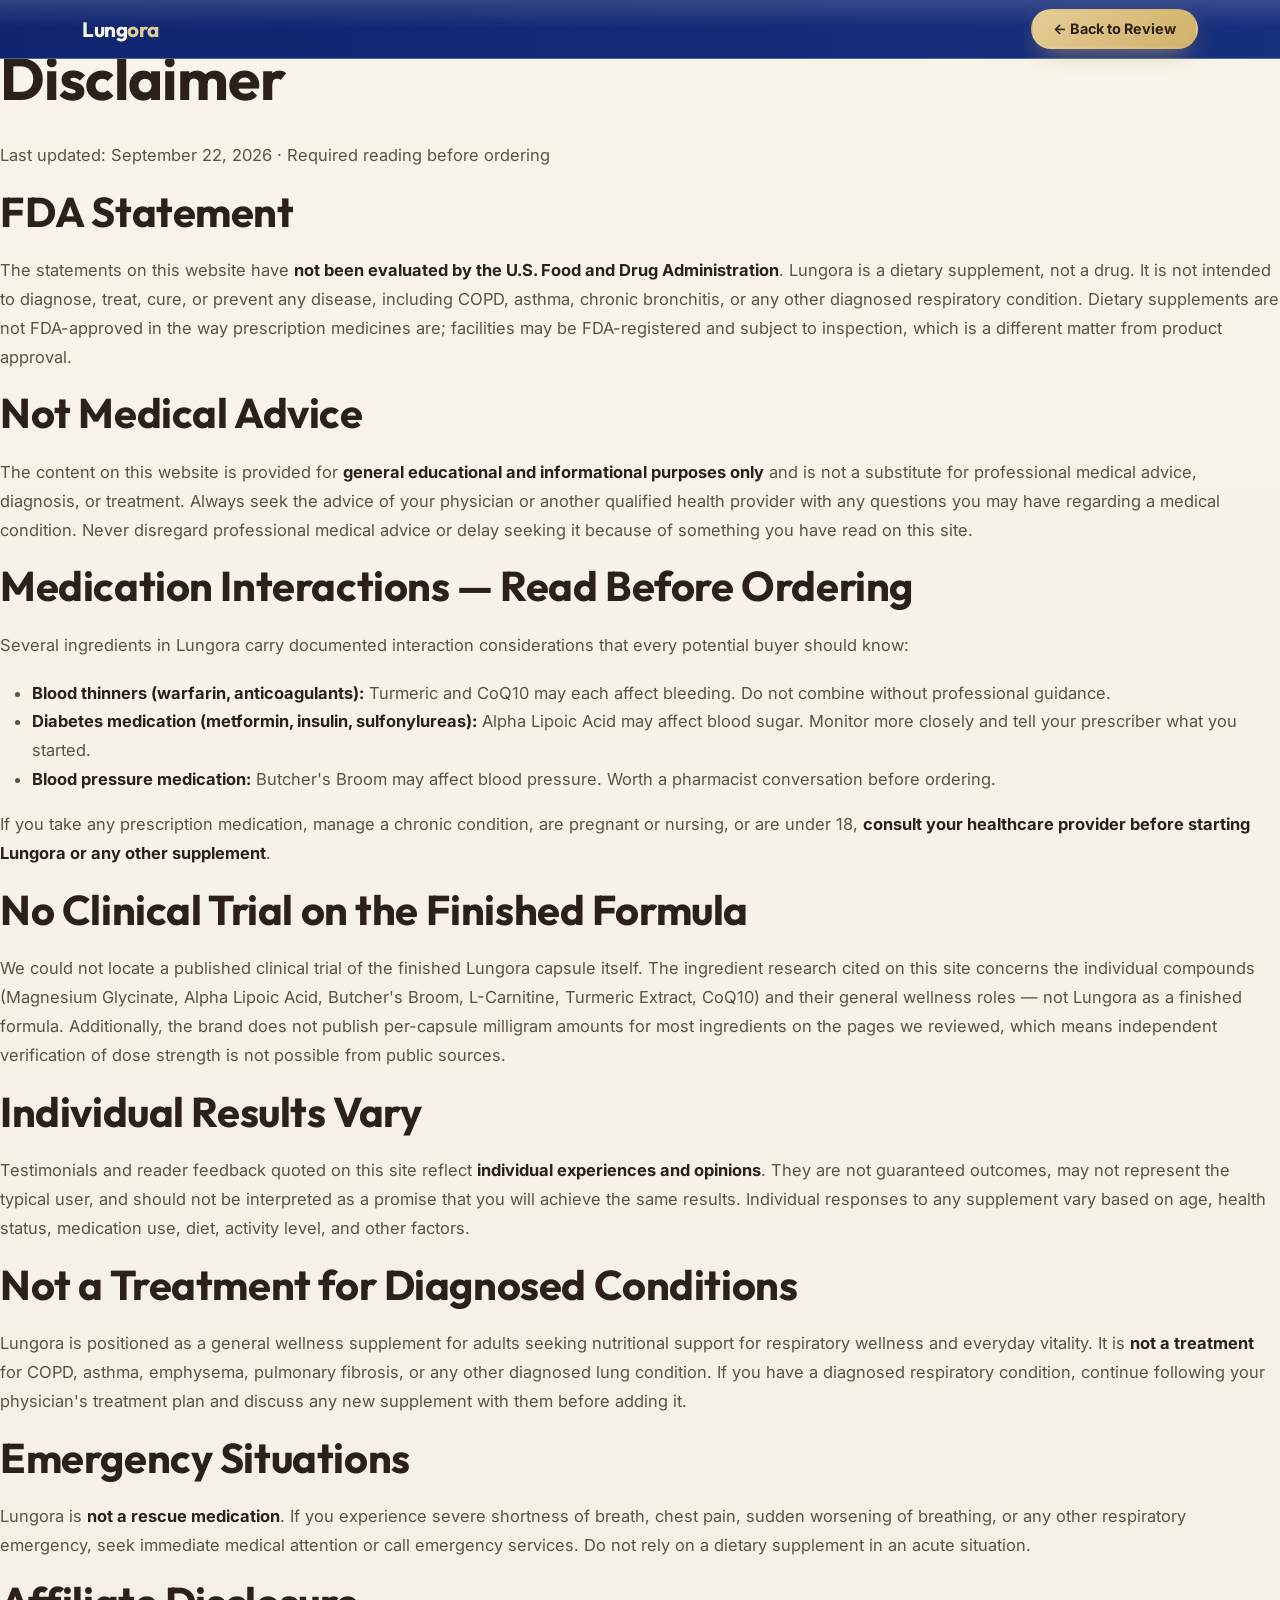
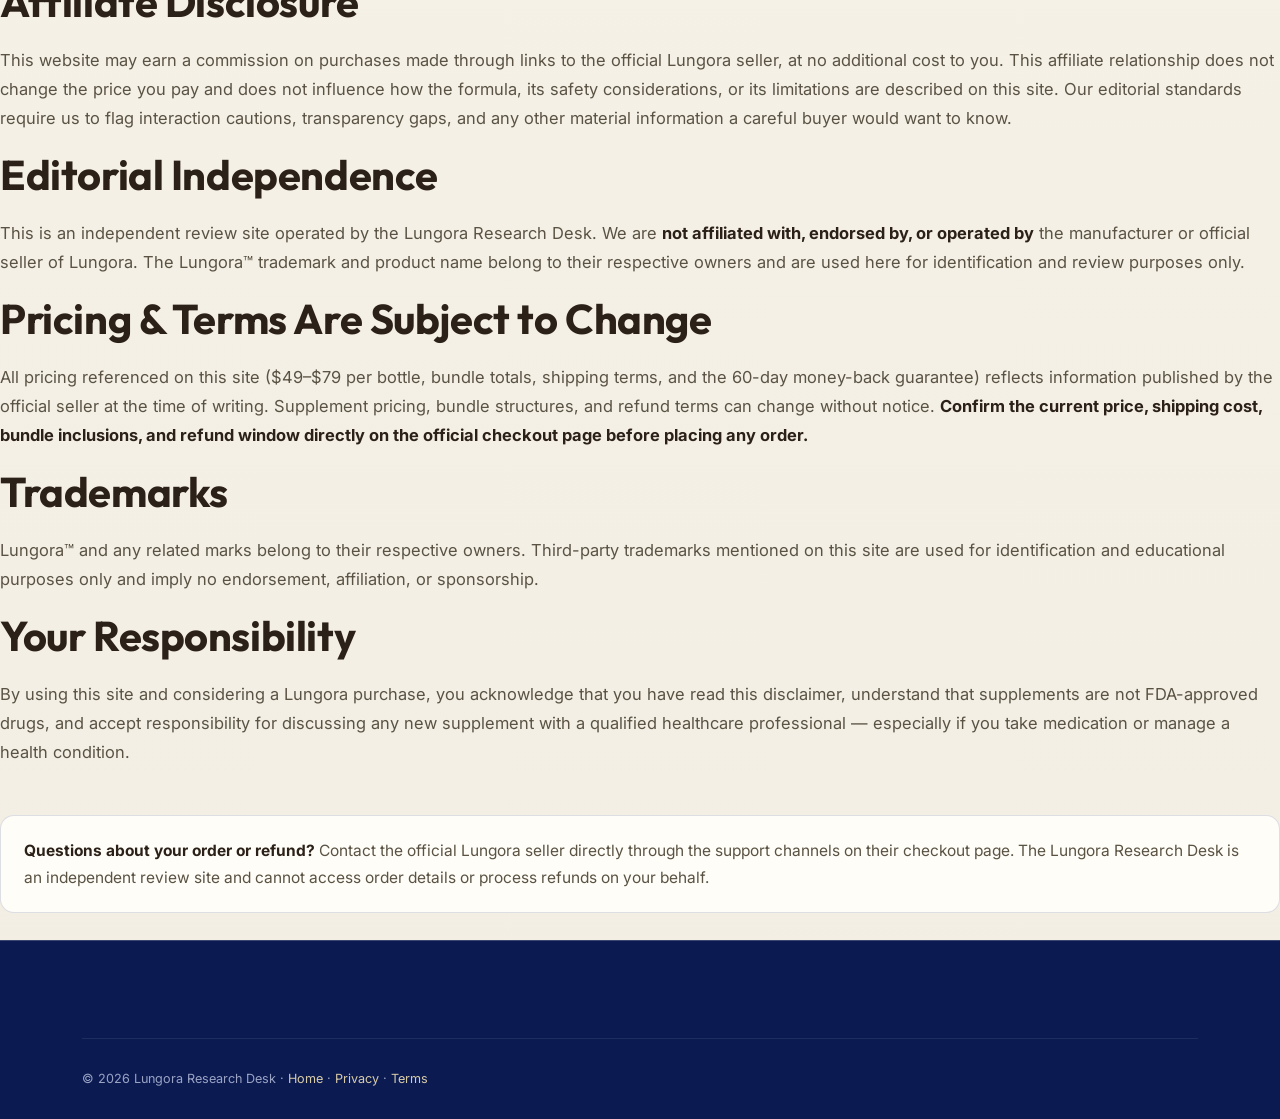
<file: disclaimer.html>
<!DOCTYPE html>
<html lang="en">
<head>
<meta charset="UTF-8">
<meta name="viewport" content="width=device-width, initial-scale=1.0">
<title>Disclaimer | Lungora® — Independent Respiratory Wellness Review</title>
<meta name="description" content="Important disclaimers for the independent Lungora review: FDA status, medical advice, medication interactions, and affiliate disclosure.">
<meta name="robots" content="noindex, follow">
<link rel="canonical" href="https://lungora-review.com/disclaimer.html">
<link rel="preconnect" href="https://fonts.googleapis.com">
<link rel="preconnect" href="https://fonts.gstatic.com" crossorigin>
<link href="https://fonts.googleapis.com/css2?family=Outfit:wght@400;600;700&family=Inter:wght@400;500;600&family=JetBrains+Mono:wght@400;500&display=swap" rel="stylesheet">
<link href="https://cdn.jsdelivr.net/npm/bootstrap@5.3.3/dist/css/bootstrap.min.css" rel="stylesheet">
<link rel="stylesheet" href="style.css">
<script type="application/ld+json">
{"@context":"https://schema.org","@type":"WebPage","name":"Disclaimer","publisher":{"@type":"Organization","name":"Lungora Research Desk"}}
</script>
</head>
<body>
<nav class="navbar navbar-expand-lg lg-nav fixed-top">
  <div class="container">
    <a class="navbar-brand" href="index.html"><div class="lg-brandtype">Lung<em>ora</em></div></a>
    <a href="index.html" class="lg-btn lg-btn--slate lg-btn--sm">← Back to Review</a>
  </div>
</nav>

<main class="lg-page">
  <span class="lg-eyebrow">Legal</span>
  <h1>Disclaimer</h1>
  <p class="lg-meta">Last updated: September 22, 2026 · Required reading before ordering</p>

  <h2>FDA Statement</h2>
  <p>The statements on this website have <strong>not been evaluated by the U.S. Food and Drug Administration</strong>. Lungora is a dietary supplement, not a drug. It is not intended to diagnose, treat, cure, or prevent any disease, including COPD, asthma, chronic bronchitis, or any other diagnosed respiratory condition. Dietary supplements are not FDA-approved in the way prescription medicines are; facilities may be FDA-registered and subject to inspection, which is a different matter from product approval.</p>

  <h2>Not Medical Advice</h2>
  <p>The content on this website is provided for <strong>general educational and informational purposes only</strong> and is not a substitute for professional medical advice, diagnosis, or treatment. Always seek the advice of your physician or another qualified health provider with any questions you may have regarding a medical condition. Never disregard professional medical advice or delay seeking it because of something you have read on this site.</p>

  <h2>Medication Interactions — Read Before Ordering</h2>
  <p>Several ingredients in Lungora carry documented interaction considerations that every potential buyer should know:</p>
  <ul>
    <li><strong>Blood thinners (warfarin, anticoagulants):</strong> Turmeric and CoQ10 may each affect bleeding. Do not combine without professional guidance.</li>
    <li><strong>Diabetes medication (metformin, insulin, sulfonylureas):</strong> Alpha Lipoic Acid may affect blood sugar. Monitor more closely and tell your prescriber what you started.</li>
    <li><strong>Blood pressure medication:</strong> Butcher's Broom may affect blood pressure. Worth a pharmacist conversation before ordering.</li>
  </ul>
  <p>If you take any prescription medication, manage a chronic condition, are pregnant or nursing, or are under 18, <strong>consult your healthcare provider before starting Lungora or any other supplement</strong>.</p>

  <h2>No Clinical Trial on the Finished Formula</h2>
  <p>We could not locate a published clinical trial of the finished Lungora capsule itself. The ingredient research cited on this site concerns the individual compounds (Magnesium Glycinate, Alpha Lipoic Acid, Butcher's Broom, L-Carnitine, Turmeric Extract, CoQ10) and their general wellness roles — not Lungora as a finished formula. Additionally, the brand does not publish per-capsule milligram amounts for most ingredients on the pages we reviewed, which means independent verification of dose strength is not possible from public sources.</p>

  <h2>Individual Results Vary</h2>
  <p>Testimonials and reader feedback quoted on this site reflect <strong>individual experiences and opinions</strong>. They are not guaranteed outcomes, may not represent the typical user, and should not be interpreted as a promise that you will achieve the same results. Individual responses to any supplement vary based on age, health status, medication use, diet, activity level, and other factors.</p>

  <h2>Not a Treatment for Diagnosed Conditions</h2>
  <p>Lungora is positioned as a general wellness supplement for adults seeking nutritional support for respiratory wellness and everyday vitality. It is <strong>not a treatment</strong> for COPD, asthma, emphysema, pulmonary fibrosis, or any other diagnosed lung condition. If you have a diagnosed respiratory condition, continue following your physician's treatment plan and discuss any new supplement with them before adding it.</p>

  <h2>Emergency Situations</h2>
  <p>Lungora is <strong>not a rescue medication</strong>. If you experience severe shortness of breath, chest pain, sudden worsening of breathing, or any other respiratory emergency, seek immediate medical attention or call emergency services. Do not rely on a dietary supplement in an acute situation.</p>

  <h2>Affiliate Disclosure</h2>
  <p>This website may earn a commission on purchases made through links to the official Lungora seller, at no additional cost to you. This affiliate relationship does not change the price you pay and does not influence how the formula, its safety considerations, or its limitations are described on this site. Our editorial standards require us to flag interaction cautions, transparency gaps, and any other material information a careful buyer would want to know.</p>

  <h2>Editorial Independence</h2>
  <p>This is an independent review site operated by the Lungora Research Desk. We are <strong>not affiliated with, endorsed by, or operated by</strong> the manufacturer or official seller of Lungora. The Lungora™ trademark and product name belong to their respective owners and are used here for identification and review purposes only.</p>

  <h2>Pricing & Terms Are Subject to Change</h2>
  <p>All pricing referenced on this site ($49–$79 per bottle, bundle totals, shipping terms, and the 60-day money-back guarantee) reflects information published by the official seller at the time of writing. Supplement pricing, bundle structures, and refund terms can change without notice. <strong>Confirm the current price, shipping cost, bundle inclusions, and refund window directly on the official checkout page before placing any order.</strong></p>

  <h2>Trademarks</h2>
  <p>Lungora™ and any related marks belong to their respective owners. Third-party trademarks mentioned on this site are used for identification and educational purposes only and imply no endorsement, affiliation, or sponsorship.</p>

  <h2>Your Responsibility</h2>
  <p>By using this site and considering a Lungora purchase, you acknowledge that you have read this disclaimer, understand that supplements are not FDA-approved drugs, and accept responsibility for discussing any new supplement with a qualified healthcare professional — especially if you take medication or manage a health condition.</p>

  <div class="lg-note mt-5">
    <p><strong>Questions about your order or refund?</strong> Contact the official Lungora seller directly through the support channels on their checkout page. The Lungora Research Desk is an independent review site and cannot access order details or process refunds on your behalf.</p>
  </div>
</main>

<footer class="lg-foot">
  <div class="container">
    <div class="lg-legal">
      <p>© 2026 Lungora Research Desk · <a href="index.html">Home</a> · <a href="privacy-policy.html">Privacy</a> · <a href="terms-conditions.html">Terms</a></p>
    </div>
  </div>
</footer>
</body>
</html>
</file>
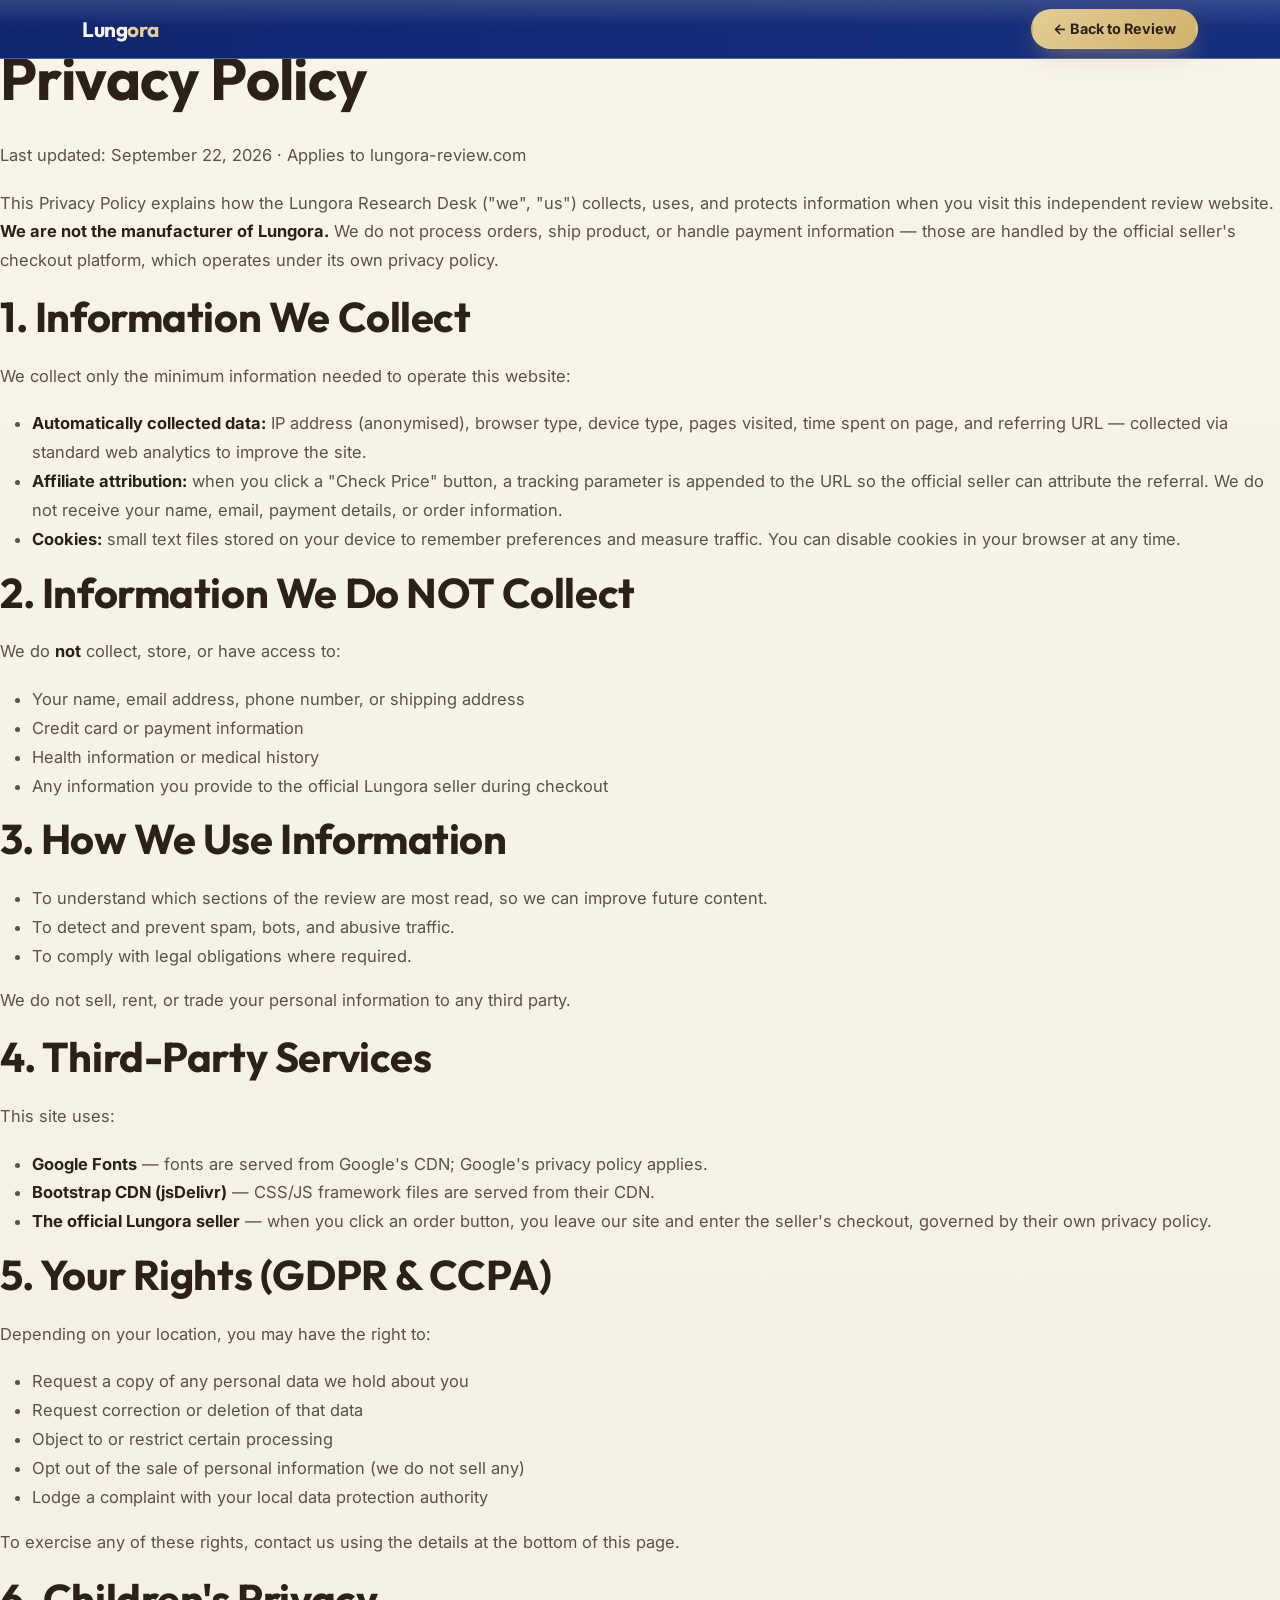
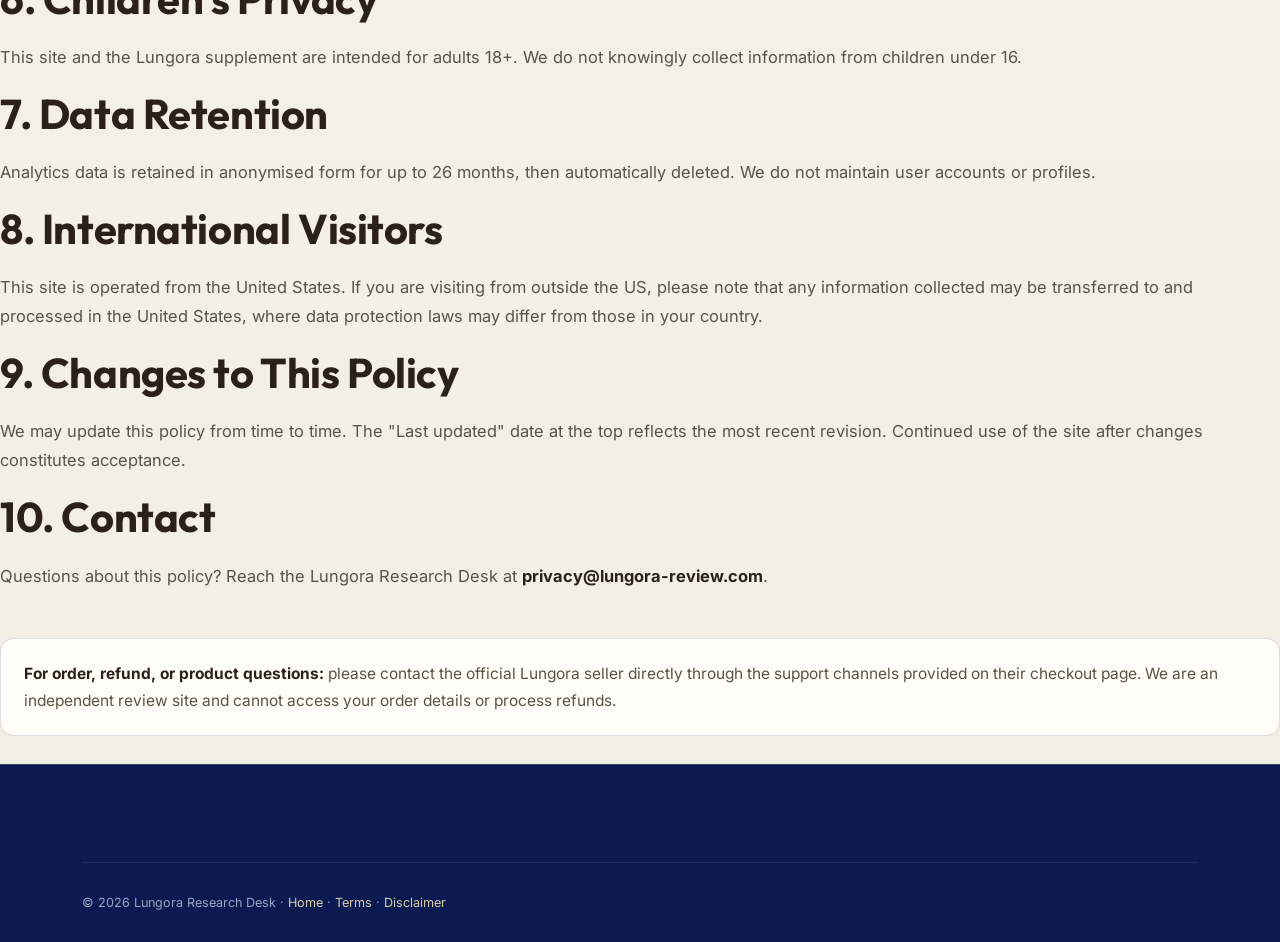
<file: privacy-policy.html>
<!DOCTYPE html>
<html lang="en">
<head>
<meta charset="UTF-8">
<meta name="viewport" content="width=device-width, initial-scale=1.0">
<title>Privacy Policy | Lungora® — Independent Respiratory Wellness Review</title>
<meta name="description" content="Lungora review site privacy policy. How we handle visitor data, cookies, affiliate attribution, and your rights under GDPR and CCPA.">
<meta name="robots" content="noindex, follow">
<link rel="canonical" href="https://lungora-review.com/privacy-policy.html">
<link rel="preconnect" href="https://fonts.googleapis.com">
<link rel="preconnect" href="https://fonts.gstatic.com" crossorigin>
<link href="https://fonts.googleapis.com/css2?family=Outfit:wght@400;600;700&family=Inter:wght@400;500;600&family=JetBrains+Mono:wght@400;500&display=swap" rel="stylesheet">
<link href="https://cdn.jsdelivr.net/npm/bootstrap@5.3.3/dist/css/bootstrap.min.css" rel="stylesheet">
<link rel="stylesheet" href="style.css">
<script type="application/ld+json">
{"@context":"https://schema.org","@type":"WebPage","name":"Privacy Policy","publisher":{"@type":"Organization","name":"Lungora Research Desk"}}
</script>
</head>
<body>
<nav class="navbar navbar-expand-lg lg-nav fixed-top">
  <div class="container">
    <a class="navbar-brand" href="index.html"><div class="lg-brandtype">Lung<em>ora</em></div></a>
    <a href="index.html" class="lg-btn lg-btn--slate lg-btn--sm">← Back to Review</a>
  </div>
</nav>

<main class="lg-page">
  <span class="lg-eyebrow">Legal</span>
  <h1>Privacy Policy</h1>
  <p class="lg-meta">Last updated: September 22, 2026 · Applies to lungora-review.com</p>

  <p>This Privacy Policy explains how the Lungora Research Desk ("we", "us") collects, uses, and protects information when you visit this independent review website. <strong>We are not the manufacturer of Lungora.</strong> We do not process orders, ship product, or handle payment information — those are handled by the official seller's checkout platform, which operates under its own privacy policy.</p>

  <h2>1. Information We Collect</h2>
  <p>We collect only the minimum information needed to operate this website:</p>
  <ul>
    <li><strong>Automatically collected data:</strong> IP address (anonymised), browser type, device type, pages visited, time spent on page, and referring URL — collected via standard web analytics to improve the site.</li>
    <li><strong>Affiliate attribution:</strong> when you click a "Check Price" button, a tracking parameter is appended to the URL so the official seller can attribute the referral. We do not receive your name, email, payment details, or order information.</li>
    <li><strong>Cookies:</strong> small text files stored on your device to remember preferences and measure traffic. You can disable cookies in your browser at any time.</li>
  </ul>

  <h2>2. Information We Do NOT Collect</h2>
  <p>We do <strong>not</strong> collect, store, or have access to:</p>
  <ul>
    <li>Your name, email address, phone number, or shipping address</li>
    <li>Credit card or payment information</li>
    <li>Health information or medical history</li>
    <li>Any information you provide to the official Lungora seller during checkout</li>
  </ul>

  <h2>3. How We Use Information</h2>
  <ul>
    <li>To understand which sections of the review are most read, so we can improve future content.</li>
    <li>To detect and prevent spam, bots, and abusive traffic.</li>
    <li>To comply with legal obligations where required.</li>
  </ul>
  <p>We do not sell, rent, or trade your personal information to any third party.</p>

  <h2>4. Third-Party Services</h2>
  <p>This site uses:</p>
  <ul>
    <li><strong>Google Fonts</strong> — fonts are served from Google's CDN; Google's privacy policy applies.</li>
    <li><strong>Bootstrap CDN (jsDelivr)</strong> — CSS/JS framework files are served from their CDN.</li>
    <li><strong>The official Lungora seller</strong> — when you click an order button, you leave our site and enter the seller's checkout, governed by their own privacy policy.</li>
  </ul>

  <h2>5. Your Rights (GDPR & CCPA)</h2>
  <p>Depending on your location, you may have the right to:</p>
  <ul>
    <li>Request a copy of any personal data we hold about you</li>
    <li>Request correction or deletion of that data</li>
    <li>Object to or restrict certain processing</li>
    <li>Opt out of the sale of personal information (we do not sell any)</li>
    <li>Lodge a complaint with your local data protection authority</li>
  </ul>
  <p>To exercise any of these rights, contact us using the details at the bottom of this page.</p>

  <h2>6. Children's Privacy</h2>
  <p>This site and the Lungora supplement are intended for adults 18+. We do not knowingly collect information from children under 16.</p>

  <h2>7. Data Retention</h2>
  <p>Analytics data is retained in anonymised form for up to 26 months, then automatically deleted. We do not maintain user accounts or profiles.</p>

  <h2>8. International Visitors</h2>
  <p>This site is operated from the United States. If you are visiting from outside the US, please note that any information collected may be transferred to and processed in the United States, where data protection laws may differ from those in your country.</p>

  <h2>9. Changes to This Policy</h2>
  <p>We may update this policy from time to time. The "Last updated" date at the top reflects the most recent revision. Continued use of the site after changes constitutes acceptance.</p>

  <h2>10. Contact</h2>
  <p>Questions about this policy? Reach the Lungora Research Desk at <strong>privacy@lungora-review.com</strong>.</p>

  <div class="lg-note mt-5">
    <p><strong>For order, refund, or product questions:</strong> please contact the official Lungora seller directly through the support channels provided on their checkout page. We are an independent review site and cannot access your order details or process refunds.</p>
  </div>
</main>

<footer class="lg-foot">
  <div class="container">
    <div class="lg-legal">
      <p>© 2026 Lungora Research Desk · <a href="index.html">Home</a> · <a href="terms-conditions.html">Terms</a> · <a href="disclaimer.html">Disclaimer</a></p>
    </div>
  </div>
</footer>
</body>
</html>
</file>
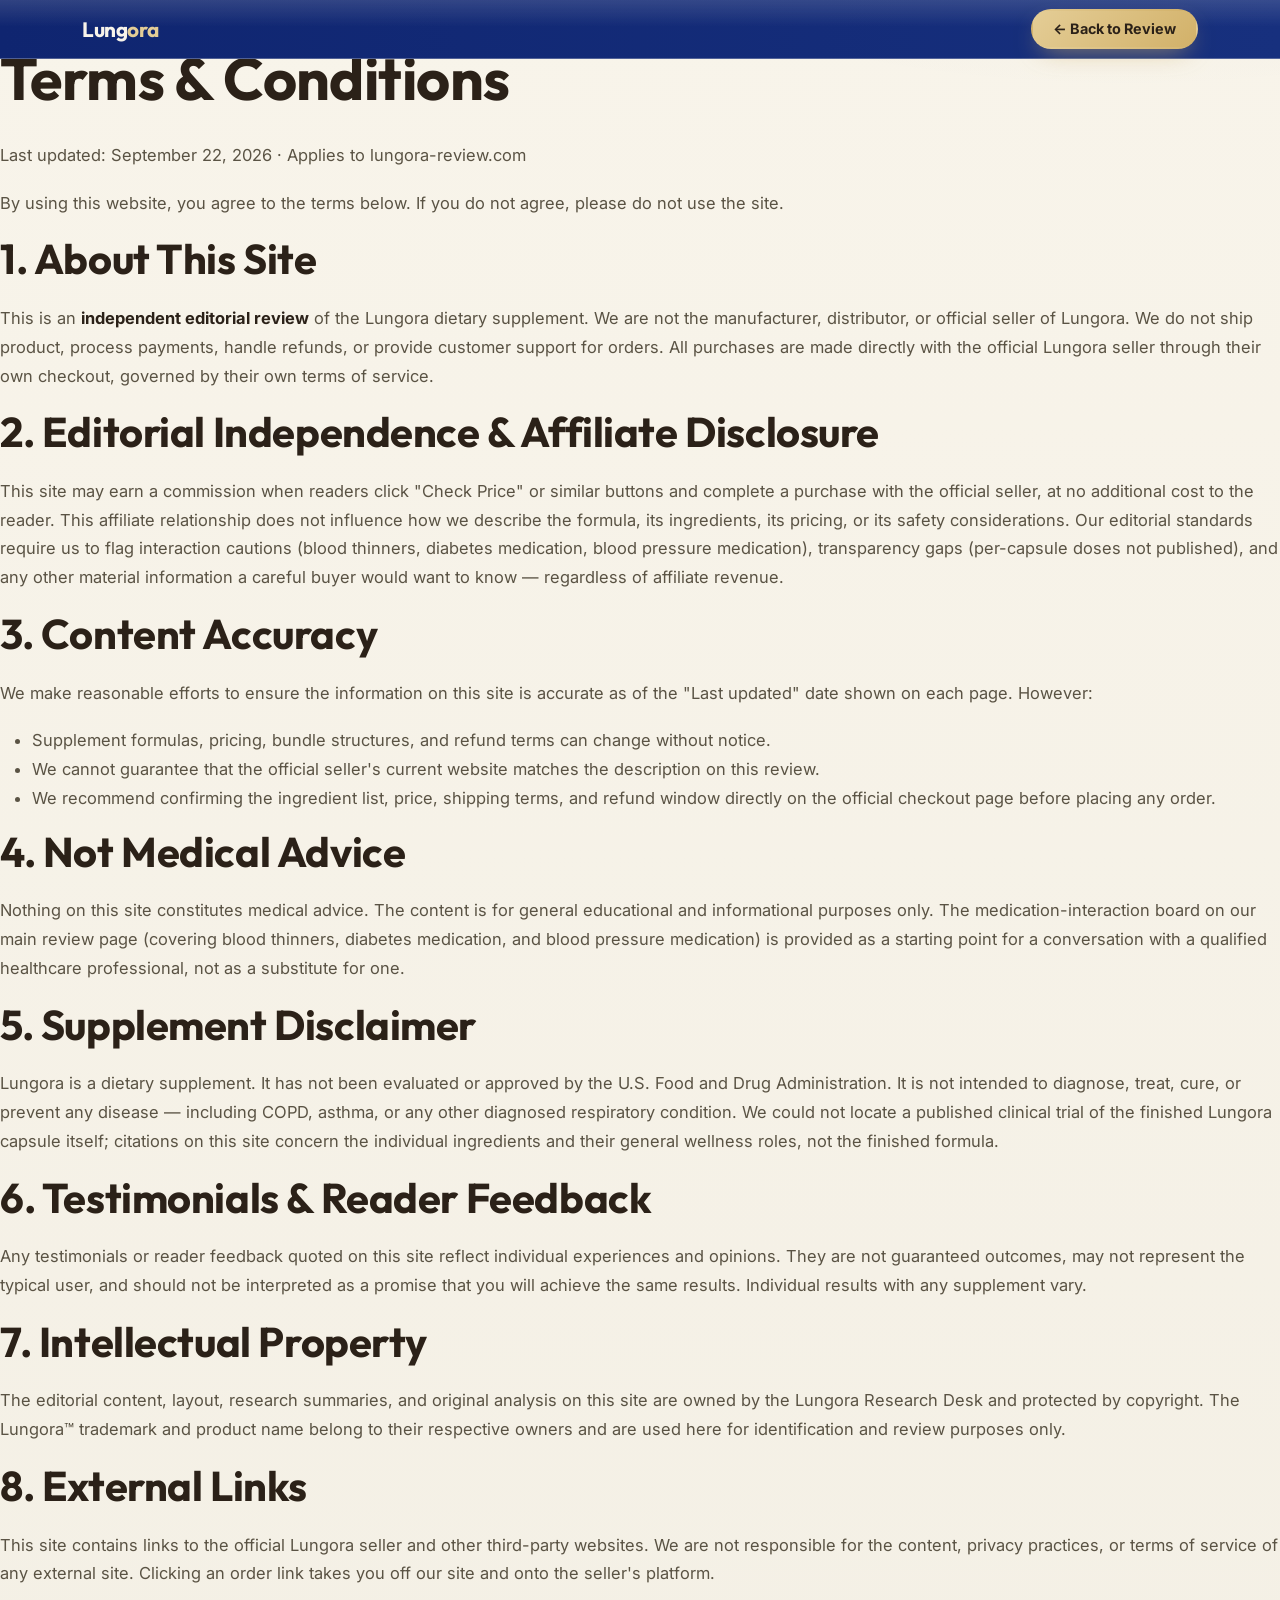
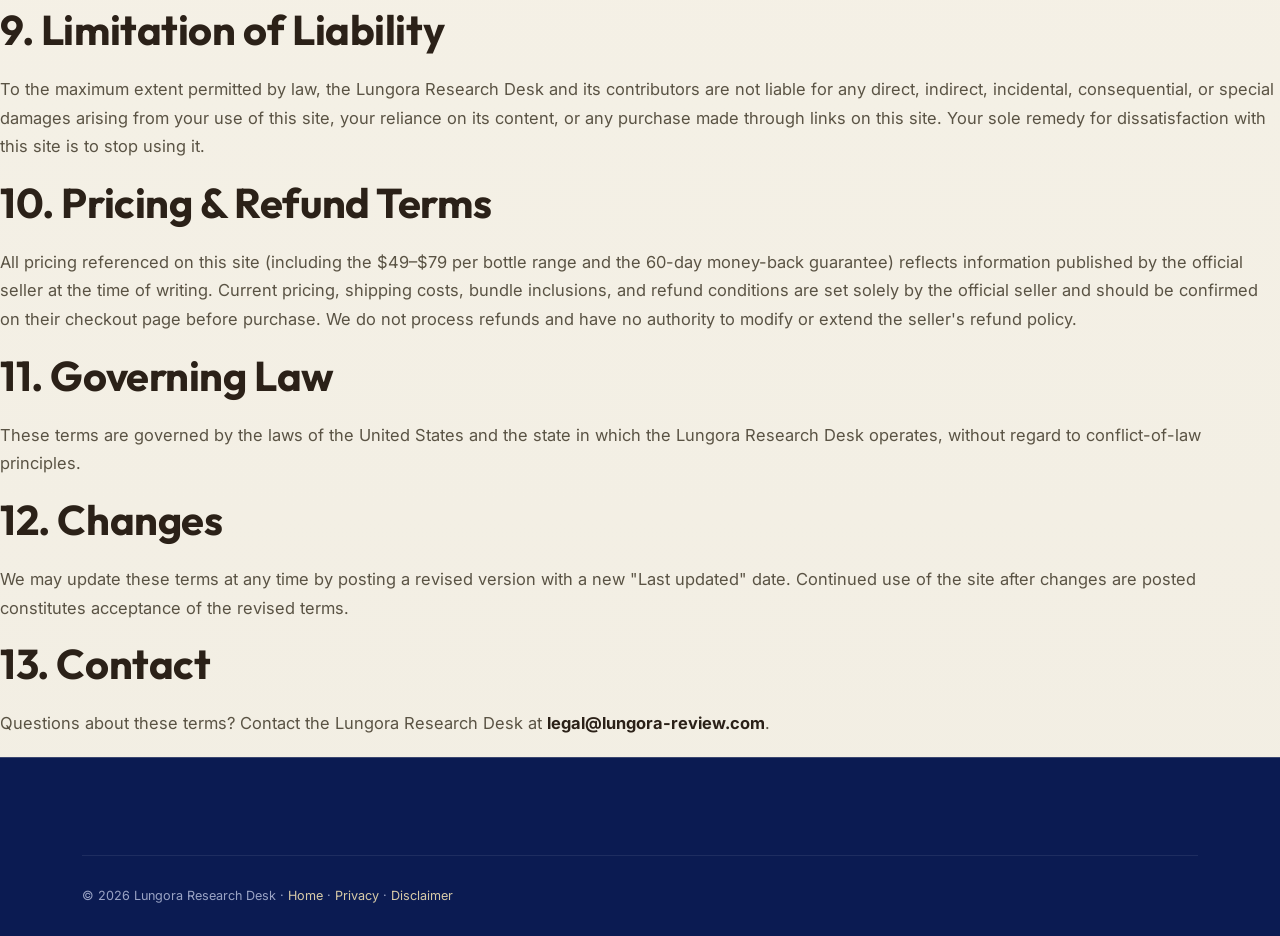
<file: terms-conditions.html>
<!DOCTYPE html>
<html lang="en">
<head>
<meta charset="UTF-8">
<meta name="viewport" content="width=device-width, initial-scale=1.0">
<title>Terms & Conditions | Lungora® — Independent Respiratory Wellness Review</title>
<meta name="description" content="Terms of use for the independent Lungora review website. Covers affiliate disclosure, content accuracy, and the boundary between this site and the official seller.">
<meta name="robots" content="noindex, follow">
<link rel="canonical" href="https://lungora-review.com/terms-conditions.html">
<link rel="preconnect" href="https://fonts.googleapis.com">
<link rel="preconnect" href="https://fonts.gstatic.com" crossorigin>
<link href="https://fonts.googleapis.com/css2?family=Outfit:wght@400;600;700&family=Inter:wght@400;500;600&family=JetBrains+Mono:wght@400;500&display=swap" rel="stylesheet">
<link href="https://cdn.jsdelivr.net/npm/bootstrap@5.3.3/dist/css/bootstrap.min.css" rel="stylesheet">
<link rel="stylesheet" href="style.css">
<script type="application/ld+json">
{"@context":"https://schema.org","@type":"WebPage","name":"Terms and Conditions","publisher":{"@type":"Organization","name":"Lungora Research Desk"}}
</script>
</head>
<body>
<nav class="navbar navbar-expand-lg lg-nav fixed-top">
  <div class="container">
    <a class="navbar-brand" href="index.html"><div class="lg-brandtype">Lung<em>ora</em></div></a>
    <a href="index.html" class="lg-btn lg-btn--slate lg-btn--sm">← Back to Review</a>
  </div>
</nav>

<main class="lg-page">
  <span class="lg-eyebrow">Legal</span>
  <h1>Terms & Conditions</h1>
  <p class="lg-meta">Last updated: September 22, 2026 · Applies to lungora-review.com</p>

  <p>By using this website, you agree to the terms below. If you do not agree, please do not use the site.</p>

  <h2>1. About This Site</h2>
  <p>This is an <strong>independent editorial review</strong> of the Lungora dietary supplement. We are not the manufacturer, distributor, or official seller of Lungora. We do not ship product, process payments, handle refunds, or provide customer support for orders. All purchases are made directly with the official Lungora seller through their own checkout, governed by their own terms of service.</p>

  <h2>2. Editorial Independence & Affiliate Disclosure</h2>
  <p>This site may earn a commission when readers click "Check Price" or similar buttons and complete a purchase with the official seller, at no additional cost to the reader. This affiliate relationship does not influence how we describe the formula, its ingredients, its pricing, or its safety considerations. Our editorial standards require us to flag interaction cautions (blood thinners, diabetes medication, blood pressure medication), transparency gaps (per-capsule doses not published), and any other material information a careful buyer would want to know — regardless of affiliate revenue.</p>

  <h2>3. Content Accuracy</h2>
  <p>We make reasonable efforts to ensure the information on this site is accurate as of the "Last updated" date shown on each page. However:</p>
  <ul>
    <li>Supplement formulas, pricing, bundle structures, and refund terms can change without notice.</li>
    <li>We cannot guarantee that the official seller's current website matches the description on this review.</li>
    <li>We recommend confirming the ingredient list, price, shipping terms, and refund window directly on the official checkout page before placing any order.</li>
  </ul>

  <h2>4. Not Medical Advice</h2>
  <p>Nothing on this site constitutes medical advice. The content is for general educational and informational purposes only. The medication-interaction board on our main review page (covering blood thinners, diabetes medication, and blood pressure medication) is provided as a starting point for a conversation with a qualified healthcare professional, not as a substitute for one.</p>

  <h2>5. Supplement Disclaimer</h2>
  <p>Lungora is a dietary supplement. It has not been evaluated or approved by the U.S. Food and Drug Administration. It is not intended to diagnose, treat, cure, or prevent any disease — including COPD, asthma, or any other diagnosed respiratory condition. We could not locate a published clinical trial of the finished Lungora capsule itself; citations on this site concern the individual ingredients and their general wellness roles, not the finished formula.</p>

  <h2>6. Testimonials & Reader Feedback</h2>
  <p>Any testimonials or reader feedback quoted on this site reflect individual experiences and opinions. They are not guaranteed outcomes, may not represent the typical user, and should not be interpreted as a promise that you will achieve the same results. Individual results with any supplement vary.</p>

  <h2>7. Intellectual Property</h2>
  <p>The editorial content, layout, research summaries, and original analysis on this site are owned by the Lungora Research Desk and protected by copyright. The Lungora™ trademark and product name belong to their respective owners and are used here for identification and review purposes only.</p>

  <h2>8. External Links</h2>
  <p>This site contains links to the official Lungora seller and other third-party websites. We are not responsible for the content, privacy practices, or terms of service of any external site. Clicking an order link takes you off our site and onto the seller's platform.</p>

  <h2>9. Limitation of Liability</h2>
  <p>To the maximum extent permitted by law, the Lungora Research Desk and its contributors are not liable for any direct, indirect, incidental, consequential, or special damages arising from your use of this site, your reliance on its content, or any purchase made through links on this site. Your sole remedy for dissatisfaction with this site is to stop using it.</p>

  <h2>10. Pricing & Refund Terms</h2>
  <p>All pricing referenced on this site (including the $49–$79 per bottle range and the 60-day money-back guarantee) reflects information published by the official seller at the time of writing. Current pricing, shipping costs, bundle inclusions, and refund conditions are set solely by the official seller and should be confirmed on their checkout page before purchase. We do not process refunds and have no authority to modify or extend the seller's refund policy.</p>

  <h2>11. Governing Law</h2>
  <p>These terms are governed by the laws of the United States and the state in which the Lungora Research Desk operates, without regard to conflict-of-law principles.</p>

  <h2>12. Changes</h2>
  <p>We may update these terms at any time by posting a revised version with a new "Last updated" date. Continued use of the site after changes are posted constitutes acceptance of the revised terms.</p>

  <h2>13. Contact</h2>
  <p>Questions about these terms? Contact the Lungora Research Desk at <strong>legal@lungora-review.com</strong>.</p>
</main>

<footer class="lg-foot">
  <div class="container">
    <div class="lg-legal">
      <p>© 2026 Lungora Research Desk · <a href="index.html">Home</a> · <a href="privacy-policy.html">Privacy</a> · <a href="disclaimer.html">Disclaimer</a></p>
    </div>
  </div>
</footer>
</body>
</html>
</file>
<file: style.css>
/* ============================================================
Lungora — MASTER "Cream & Royal" Conversion Theme
Includes: Base Theme + P0/P1/P2 Conversion + Lungoera Safety/Layers + Z-Index Fixes
============================================================ */
:root{
  --lg-gold:#D2B169;
  --lg-gold-d:#A9853C;
  --lg-gold-l:#E4CD96;
  --lg-navy:#0F2570;
  --lg-navy-2:#17307E;
  --lg-navy-deep:#0B1B52;
  --lg-cream:#F8F4EA;
  --lg-cream-2:#F2EEE3;
  --lg-card:#FFFDF7;
  --lg-line:#DDD5C2;
  --lg-line-soft:#E9E2D2;
  --lg-card-line:rgba(15,37,112,.14);
  --lg-ink:#2B2118;
  --lg-body:#5A5344;
  --lg-muted:#8A8271;
  --lg-deep-text:#EDE8DA;
  --lg-deep-mut:#B9BED6;
  --lg-navy-tint:rgba(15,37,112,.05);
  --lg-cream-sheen:rgba(248,244,234,.14);
  --lg-yes:#3E7A5E;
  --lg-no:#B4544C;
  --lg-grad:linear-gradient(135deg,#E4CD96 0%,#D2B169 100%);
  --lg-grad-d:linear-gradient(150deg,#17307E 0%,#0F2570 100%);
  --lg-display:"Outfit",-apple-system,BlinkMacSystemFont,"Segoe UI",sans-serif;
  --lg-body-f:"Inter",-apple-system,BlinkMacSystemFont,"Segoe UI",sans-serif;
  --lg-mono:"JetBrains Mono",ui-monospace,SFMono-Regular,Menlo,monospace;
  --lg-r:14px;
  --lg-r-sm:9px;
  --lg-sh:0 2px 4px rgba(43,33,24,.05),0 18px 40px -18px rgba(43,33,24,.14);
  --lg-glow:0 0 0 1px rgba(210,177,105,.35),0 18px 46px -18px rgba(210,177,105,.4);
}

*,*::before,*::after{box-sizing:border-box}
html{-webkit-text-size-adjust:100%;scroll-behavior:smooth;scroll-padding-top:80px}
@media (prefers-reduced-motion:reduce){
  html{scroll-behavior:auto}
  *,*::before,*::after{animation-duration:.001ms!important;transition-duration:.001ms!important}
}
body{
  margin:0;
  background:
    radial-gradient(1100px 480px at 88% -8%, var(--lg-navy-tint), transparent 62%),
    radial-gradient(900px 420px at -10% 108%, var(--lg-navy-tint), transparent 60%),
    linear-gradient(180deg, var(--lg-cream) 0%, var(--lg-cream-2) 100%);
  color:var(--lg-body);
  font-family:var(--lg-body-f);font-size:16.5px;line-height:1.75;
  -webkit-font-smoothing:antialiased;overflow-x:hidden;
}
img{max-width:100%;height:auto}
img,figure img,section img,.lg-card img,.lg-pack img{display:block!important;margin-left:auto!important;margin-right:auto!important;}
figure{margin:0;text-align:center}
.mx-auto{margin-left:auto!important;margin-right:auto!important}
a{color:var(--lg-gold-d);text-decoration:none;text-underline-offset:3px}
a:hover{color:var(--lg-gold);text-decoration:underline}
:focus-visible{outline:none;box-shadow:0 0 0 3px rgba(210,177,105,.55);border-radius:4px}
h1,h2,h3,h4{font-family:var(--lg-display);font-weight:700;line-height:1.12;letter-spacing:-.01em;margin:0 0 .5em;color:var(--lg-ink)}
h1{font-size:clamp(2.1rem,5.6vw,3.7rem)}
h2{font-size:clamp(1.65rem,4vw,2.6rem)}
h3{font-size:clamp(1.12rem,2.4vw,1.42rem)}
h4{font-size:1rem;letter-spacing:0}
p{margin:0 0 1.15em}
strong,b{color:var(--lg-ink);font-weight:700}
.lg-mid{text-align:center}
.lg-small{font-size:.8rem;color:var(--lg-muted);line-height:1.65}

/* ── Buttons ──────────────────────────────────────────────── */
.lg-btn{
  display:inline-flex;align-items:center;justify-content:center;gap:.55rem;
  font-family:var(--lg-body-f);font-weight:700;font-size:.98rem;
  padding:.92rem 1.9rem;border-radius:999px;border:2px solid transparent;
  cursor:pointer;text-align:center;line-height:1.25;text-decoration:none;
  transition:transform .18s ease,box-shadow .18s ease,background .18s ease,color .18s ease;
}
.lg-btn:hover{text-decoration:none}
.lg-btn--slate{background:var(--lg-grad);color:#2B2118;box-shadow:0 10px 26px -10px rgba(210,177,105,.75)}
.lg-btn--slate:hover{color:#2B2118;transform:translateY(-2px);box-shadow:0 14px 34px -10px rgba(210,177,105,.95)}
.lg-btn--ghost{background:transparent;color:var(--lg-gold-d);border-color:rgba(169,133,60,.5)}
.lg-btn--ghost:hover{background:rgba(210,177,105,.12);border-color:var(--lg-gold);color:var(--lg-gold-d)}
.lg-sec--deep .lg-btn--ghost{color:var(--lg-deep-text);border-color:rgba(237,232,218,.4)}
.lg-btn--full{width:100%}
.lg-btn--sm{padding:.58rem 1.25rem;font-size:.9rem}

/* ── Conversion Micro-Copy & Trust Elements ───────────────── */
.lg-cta-micro{display:flex;flex-wrap:wrap;gap:6px 18px;font-size:.78rem;font-weight:600;color:var(--lg-muted);margin:0 0 .6rem}
.lg-cta-micro i{color:var(--lg-gold-d);margin-right:4px}
.lg-sec--deep .lg-cta-micro{color:var(--lg-deep-mut)}
.lg-sec--deep .lg-cta-micro i{color:var(--lg-gold-l)}
.lg-cta-price{font-size:.95rem;color:var(--lg-body);margin:0 0 1.2rem}
.lg-cta-price strong{color:var(--lg-gold-d)}
.lg-sec--deep .lg-cta-price{color:var(--lg-deep-mut)}
.lg-sec--deep .lg-cta-price strong{color:var(--lg-gold-l)}
.lg-jump{font-size:.85rem;font-weight:600;color:var(--lg-gold-d);text-decoration:underline;text-underline-offset:3px}
.lg-jump:hover{color:var(--lg-gold)}
.lg-rate-line{text-align:center;font-size:.95rem;color:var(--lg-body);margin:0 0 1.4rem}
.lg-rate-line strong{color:var(--lg-ink)}
.lg-stars{color:var(--lg-gold-d);letter-spacing:2px}
.lg-obj{display:flex;flex-wrap:wrap;gap:10px 14px;justify-content:center;margin:0 0 2rem}
.lg-obj span{background:var(--lg-card);border:1px solid var(--lg-card-line);border-radius:999px;padding:.45rem 1rem;font-size:.8rem;font-weight:600;color:var(--lg-body)}
.lg-obj--care{border-color:rgba(180,84,76,.4)!important;color:#7C332D!important;background:#FBEDEC!important}
.lg-steps3{display:grid;grid-template-columns:repeat(3,minmax(0,1fr));gap:14px;margin-top:2rem}
.lg-steps3 > div{background:var(--lg-card);border:1px solid var(--lg-card-line);border-radius:var(--lg-r);padding:1.1rem 1.2rem}
.lg-steps3 span{display:inline-flex;width:26px;height:26px;border-radius:50%;background:var(--lg-navy);color:var(--lg-cream);font-weight:700;font-size:.8rem;align-items:center;justify-content:center;margin-bottom:.5rem}
.lg-steps3 b{display:block;color:var(--lg-ink);margin-bottom:.25rem}
.lg-steps3 p{font-size:.85rem;color:var(--lg-muted);margin:0}
@media(max-width:768px){.lg-steps3{grid-template-columns:1fr}}
.lg-perday{font-family:var(--lg-mono);font-size:.72rem;letter-spacing:.06em;color:var(--lg-gold-d);margin:.2rem 0 .8rem}
.lg-stats{display:grid;grid-template-columns:repeat(4,minmax(0,1fr));gap:14px;margin:2.4rem 0 0}
.lg-stats > div{background:var(--lg-card);border:1px solid var(--lg-card-line);border-radius:var(--lg-r);padding:1.15rem .8rem;text-align:center;box-shadow:var(--lg-sh)}
.lg-stats b{display:block;font-family:var(--lg-display);font-size:1.7rem;color:var(--lg-navy);line-height:1.1}
.lg-stats span{font-family:var(--lg-mono);font-size:.6rem;letter-spacing:.12em;text-transform:uppercase;color:var(--lg-muted)}
@media(max-width:640px){.lg-stats{grid-template-columns:1fr 1fr}}

/* ── Navbar : royal navy + cream sheen ────────────────────── */
.lg-nav{
  background:linear-gradient(180deg, var(--lg-cream-sheen), rgba(248,244,234,0) 46%),linear-gradient(90deg, var(--lg-navy) 0%, var(--lg-navy-2) 100%);
  backdrop-filter:blur(14px);-webkit-backdrop-filter:blur(14px);
  border-bottom:1px solid rgba(248,244,234,.16);padding:.55rem 0;
}
.lg-nav .navbar-brand{display:flex;align-items:center;gap:.6rem;padding:0}
.lg-brandtype{font-family:var(--lg-display);font-size:1.3rem;font-weight:700;letter-spacing:-.02em;color:var(--lg-cream);line-height:1}
.lg-brandtype em{font-style:normal;color:var(--lg-gold-l)}
.lg-nav .nav-link{font-family:var(--lg-body-f);font-size:.93rem;font-weight:600;color:var(--lg-cream);padding:.5rem .85rem;border-radius:999px;transition:color .16s,background .16s}
.lg-nav .nav-link:hover,.lg-nav .nav-link:focus{color:#fff;background:rgba(255,255,255,.08)}
.lg-nav .nav-link.active{color:var(--lg-gold-l);background:rgba(248,244,234,.12)}
.lg-nav .lg-btn{color:#2B2118}
.lg-nav .navbar-toggler{border:1px solid rgba(248,244,234,.35);padding:.42rem .6rem;border-radius:10px}
.lg-nav .navbar-toggler:focus{box-shadow:none}
.lg-nav .navbar-toggler-icon{background-image:url("data:image/svg+xml,%3csvg xmlns='http://www.w3.org/2000/svg' viewBox='0 0 30 30'%3e%3cpath stroke='rgba(248,244,234,0.9)' stroke-width='2' stroke-linecap='round' d='M4 7h22M4 15h22M4 23h22'/%3e%3c/svg%3e")}
@media(max-width:991.98px){
  .lg-nav .navbar-collapse{background:var(--lg-navy);border:1px solid rgba(248,244,234,.18);border-radius:var(--lg-r);margin-top:.7rem;padding:.7rem}
  .lg-nav .nav-link{padding:.7rem .8rem;color:var(--lg-cream)}
  .lg-nav .lg-btn{margin-top:.6rem;width:100%}
}

/* ── Hero & Ribbon ────────────────────────────────────────── */
.lg-hero{
  position:relative;overflow:hidden;padding:7.2rem 0 4.5rem;
  background:radial-gradient(70% 60% at 80% 18%, rgba(210,177,105,.16), transparent 66%),radial-gradient(55% 55% at 12% 88%, var(--lg-navy-tint), transparent 66%),var(--lg-cream);
}
.lg-hero::after{
  content:"";position:absolute;inset:0;pointer-events:none;opacity:.18;
  background-image:radial-gradient(circle,rgba(15,37,112,.22) 1px,transparent 1px);background-size:26px 26px;
  -webkit-mask-image:radial-gradient(70% 60% at 50% 40%,#000,transparent 78%);mask-image:radial-gradient(70% 60% at 50% 40%,#000,transparent 78%);
}
.lg-hero > .container{position:relative;z-index:2}
.lg-hero h1 em{font-style:normal;background:var(--lg-grad);-webkit-background-clip:text;background-clip:text;color:transparent}
.lg-hero__img{width:100%;max-width:460px;filter:drop-shadow(0 34px 52px rgba(11,27,82,.28))}
.lg-hero__cta{display:flex;flex-wrap:wrap;gap:.75rem;margin:1.7rem 0 1.4rem}
@media(max-width:575.98px){.lg-hero__cta{display:grid;grid-template-columns:1fr}.lg-hero__cta .lg-btn{width:100%}}
.lg-pill{
  display:inline-flex;align-items:center;gap:.5rem;background:rgba(255,255,255,.75);
  border:1px solid rgba(169,133,60,.45);color:var(--lg-gold-d);
  font-family:var(--lg-mono);font-size:.67rem;letter-spacing:.14em;text-transform:uppercase;padding:.42rem 1rem;border-radius:999px;
}
.lg-answer{background:var(--lg-card);border:1px solid rgba(169,133,60,.35);border-left:4px solid var(--lg-gold);border-radius:var(--lg-r);padding:1.5rem 1.65rem;margin:0 0 2rem;box-shadow:var(--lg-sh)}
.lg-answer__tag{display:block;font-family:var(--lg-mono);font-size:.68rem;font-weight:800;letter-spacing:.16em;text-transform:uppercase;color:var(--lg-gold-d);margin-bottom:.5rem}
.lg-answer p{font-size:1.04rem;margin:0;color:var(--lg-body)}
.lg-ribbon{background:var(--lg-grad-d);color:var(--lg-cream);text-align:center;padding:.85rem 1.2rem;font-family:var(--lg-mono);font-size:.68rem;letter-spacing:.18em;text-transform:uppercase;line-height:1.6}
.lg-ribbon b{color:var(--lg-gold-l)}

/* ── Sections & Typography ────────────────────────────────── */
.lg-sec{padding:5rem 0;position:relative}
@media(max-width:768px){.lg-sec{padding:3.2rem 0}}
.lg-sec--alt{background:linear-gradient(180deg, rgba(15,37,112,.045), rgba(15,37,112,.015)),var(--lg-cream-2);position:relative}
.lg-sec--alt::before{content:"";position:absolute;inset:0;pointer-events:none;opacity:.5;background-image:radial-gradient(circle,rgba(15,37,112,.06) 1px,transparent 1px);background-size:22px 22px}
.lg-sec--alt > .container{position:relative;z-index:1}
.lg-sec--deep{background:var(--lg-grad-d);color:var(--lg-deep-mut)}
.lg-sec--deep h1,.lg-sec--deep h2,.lg-sec--deep h3,.lg-sec--deep h4{color:var(--lg-deep-text)}
.lg-sec--deep strong,.lg-sec--deep b{color:var(--lg-deep-text)}
.lg-head{max-width:62ch;margin-bottom:2.6rem}
.lg-head--c{margin-inline:auto;text-align:center;max-width:58ch}
.lg-head--c h2{max-width:24ch;margin-inline:auto}
.lg-head p{color:var(--lg-body)}
.lg-sec--deep .lg-head p{color:var(--lg-deep-mut)}
.lg-eyebrow{font-family:var(--lg-mono);font-size:.7rem;letter-spacing:.24em;text-transform:uppercase;color:var(--lg-gold-d);display:inline-flex;align-items:center;gap:.6rem;margin-bottom:1rem;font-weight:500}
.lg-eyebrow::before{content:"";width:22px;height:2px;background:var(--lg-gold-d);flex:none}
.lg-eyebrow--c{justify-content:center}
.lg-eyebrow--slate{color:var(--lg-gold-d)}
.lg-eyebrow--slate::before{background:var(--lg-gold-d)}
.lg-sec--deep .lg-eyebrow{color:var(--lg-gold-l)}
.lg-sec--deep .lg-eyebrow::before{background:var(--lg-gold-l)}
.lg-lede{font-size:clamp(1.03rem,1.9vw,1.18rem);color:var(--lg-body);line-height:1.72}
.lg-sec--deep .lg-lede{color:var(--lg-deep-mut)}
.lg-icon-slate{color:var(--lg-gold-d)}

/* ── Cards, Notes, Alerts ─────────────────────────────────── */
.lg-card{background:var(--lg-card);border:1px solid var(--lg-card-line);border-radius:var(--lg-r);padding:1.6rem 1.45rem;height:100%;box-shadow:var(--lg-sh);transition:transform .2s,border-color .2s,box-shadow .2s}
.lg-card:hover{transform:translateY(-5px);box-shadow:0 22px 44px -18px rgba(11,27,82,.28), 0 0 0 1px rgba(210,177,105,.45);border-color:rgba(210,177,105,.6)}
.lg-card h3{font-size:1.15rem;margin-bottom:.55rem}
.lg-card p{font-size:.95rem;margin:0;overflow-wrap:anywhere}
.lg-card__n{display:inline-flex;align-items:center;justify-content:center;width:40px;height:40px;border-radius:12px;border:1px solid rgba(169,133,60,.45);background:rgba(210,177,105,.16);color:var(--lg-gold-d);font-family:var(--lg-mono);font-size:.82rem;margin-bottom:1rem}
.lg-note{background:var(--lg-card);border:1px solid var(--lg-card-line);border-radius:var(--lg-r);padding:1.3rem 1.45rem;margin:1.7rem 0;font-size:.97rem}
.lg-note p:last-child{margin-bottom:0}
.lg-alert{background:#FBEDEC;border:1px solid #EFC2BC;border-left:4px solid #C0392B;border-radius:var(--lg-r);padding:1.3rem 1.5rem;margin:1.8rem 0;font-size:.97rem;color:#7C332D}
.lg-alert strong,.lg-alert b{color:#A6231D}
.lg-alert p:last-child{margin-bottom:0}

/* ── Ingredients & Safety Board ───────────────────────────── */
.lg-layer{display:inline-block;font-family:var(--lg-mono);font-size:.6rem;letter-spacing:.12em;text-transform:uppercase;padding:.3rem .7rem;border-radius:999px;border:1px solid;margin-bottom:.8rem;font-weight:600}
.lg-layer--nerve{background:rgba(15,37,112,.08);color:#0F2570;border-color:rgba(15,37,112,.3)}
.lg-layer--circ{background:rgba(210,177,105,.18);color:#8A6A2F;border-color:rgba(169,133,60,.4)}
.lg-layer--antiox{background:rgba(62,122,94,.1);color:#2E5B45;border-color:rgba(62,122,94,.35)}
.lg-caution{font-size:.8rem;color:#7C332D;background:#FBEDEC;border:1px solid #EFC2BC;border-radius:8px;padding:.5rem .7rem;margin:.7rem 0 0;line-height:1.5}
.lg-caution i{margin-right:.35rem}
.lg-safe{display:grid;grid-template-columns:1fr 1fr;gap:14px}
@media(max-width:768px){.lg-safe{grid-template-columns:1fr}}
.lg-safe__card{background:var(--lg-card);border:1px solid var(--lg-card-line);border-radius:var(--lg-r);padding:1.2rem 1.3rem}
.lg-safe__card b{display:block;margin:.6rem 0 .35rem;font-size:1rem;color:var(--lg-ink)}
.lg-safe__card p{font-size:.9rem;color:var(--lg-muted);margin:0}
.lg-safe__flag{font-family:var(--lg-mono);font-size:.58rem;letter-spacing:.1em;text-transform:uppercase;padding:.32rem .6rem;border-radius:6px;color:#fff;display:inline-block;font-weight:700}
.lg-safe__flag--stop{background:#B4544C}
.lg-safe__flag--care{background:#C08A3E;color:#251904}
.lg-safe__flag--ok{background:#3E7A5E;color:#04211A}
.lg-case{list-style:none;margin:0;padding:0;display:grid;grid-template-columns:1fr 1fr;gap:10px 18px;max-width:900px;margin-inline:auto}
@media(max-width:768px){.lg-case{grid-template-columns:1fr}}
.lg-case li{position:relative;padding:.7rem 1rem .7rem 2.4rem;background:var(--lg-card);border:1px solid var(--lg-card-line);border-radius:10px;font-size:.92rem;color:var(--lg-body)}
.lg-case li::before{content:"✓";position:absolute;left:.9rem;top:.7rem;color:var(--lg-gold-d);font-weight:800}

/* ── Evidence Dossier ─────────────────────────────────────── */
.lg-doss{list-style:none;margin:0;padding:0;display:grid;gap:.9rem}
.lg-doss > li{background:var(--lg-card);border:1px solid var(--lg-card-line);border-left:3px solid var(--lg-gold);border-radius:var(--lg-r);padding:1.3rem 1.4rem}
.lg-doss__top{display:flex;flex-wrap:wrap;align-items:center;gap:.5rem .9rem;margin-bottom:.6rem}
.lg-doss__name{font-family:var(--lg-display);font-weight:800;font-size:1.08rem;color:var(--lg-ink)}
.lg-doss__chip{font-family:var(--lg-mono);font-size:.6rem;letter-spacing:.1em;text-transform:uppercase;padding:.26rem .6rem;border-radius:999px;background:var(--lg-cream-2);color:var(--lg-muted);border:1px solid var(--lg-line)}
.lg-doss__chip--core{background:rgba(210,177,105,.18);color:var(--lg-gold-d);border-color:rgba(169,133,60,.4)}
.lg-doss__bar{display:flex;align-items:center;gap:.7rem;margin:.55rem 0 .8rem}
.lg-doss__track{flex:1;height:6px;border-radius:999px;background:var(--lg-cream-2);overflow:hidden;min-width:0}
.lg-doss__track i{display:block;height:100%;width:var(--w,0%);border-radius:999px;background:linear-gradient(90deg,var(--lg-gold-d),var(--lg-gold));transition:width .9s cubic-bezier(.22,1,.36,1)}
.lg-doss__pct{font-family:var(--lg-mono);font-size:.72rem;color:var(--lg-muted);flex:none}
.lg-doss p{font-size:.93rem;margin:0}

/* ── Tables ───────────────────────────────────────────────── */
.lg-tablewrap{overflow-x:auto;border:1px solid var(--lg-card-line);border-radius:var(--lg-r);background:var(--lg-card);-webkit-overflow-scrolling:touch;max-width:100%}
table.lg-table{width:100%;border-collapse:collapse;font-size:.93rem;min-width:560px;margin:0;color:var(--lg-body)}
table.lg-table th,table.lg-table td{padding:.85rem 1.05rem;text-align:left;border-bottom:1px solid var(--lg-line-soft)}
table.lg-table thead th{background:var(--lg-navy);color:var(--lg-cream);font-family:var(--lg-mono);font-size:.64rem;letter-spacing:.12em;text-transform:uppercase;font-weight:500}
table.lg-table tbody tr:last-child td{border-bottom:none}
table.lg-table tbody tr:hover{background:rgba(210,177,105,.06)}
.lg-yes{color:var(--lg-yes);font-weight:700}
.lg-no{color:var(--lg-no);font-weight:700}

/* ── Pricing & Guarantee ──────────────────────────────────── */
.lg-pack{background:var(--lg-card);border:1px solid var(--lg-card-line);border-radius:var(--lg-r);padding:1.8rem 1.5rem;height:100%;display:flex;flex-direction:column;position:relative;box-shadow:var(--lg-sh);transition:transform .2s,box-shadow .2s,border-color .2s}
.lg-pack:hover{transform:translateY(-5px);box-shadow:0 22px 44px -18px rgba(11,27,82,.28), 0 0 0 1px rgba(210,177,105,.45);border-color:rgba(210,177,105,.6)}
.lg-pack--best{border:1px solid var(--lg-gold);box-shadow:var(--lg-glow)}
.lg-pack__tag{position:absolute;top:-13px;left:50%;transform:translateX(-50%);font-family:var(--lg-mono);font-size:.6rem;letter-spacing:.13em;text-transform:uppercase;padding:.38rem 1rem;border-radius:999px;white-space:nowrap;background:var(--lg-cream-2);color:var(--lg-body);border:1px solid var(--lg-line)}
.lg-pack--best .lg-pack__tag{background:var(--lg-grad);color:#2B2118;border-color:transparent}
.lg-pack h3{text-align:center;margin:.4rem 0 .1rem;font-size:1.5rem}
.lg-pack__sub{font-family:var(--lg-mono);font-size:.65rem;letter-spacing:.12em;text-transform:uppercase;color:var(--lg-muted);text-align:center;margin-bottom:1.1rem}
.lg-pack img{max-width:172px;margin-bottom:1.1rem}
.lg-pack__price{text-align:center}
.lg-pack__price b{font-family:var(--lg-display);font-size:3rem;font-weight:600;line-height:1;color:var(--lg-ink);display:block}
.lg-pack__price span{font-family:var(--lg-mono);font-size:.68rem;color:var(--lg-muted);letter-spacing:.08em;display:block;margin-top:.35rem}
.lg-pack__tot{text-align:center;font-family:var(--lg-mono);font-size:.84rem;color:var(--lg-gold-d);margin:.6rem 0 .2rem}
.lg-pack ul{list-style:none;padding:0;margin:0 0 1.5rem;font-size:.92rem}
.lg-pack li{padding:.45rem 0 .45rem 1.5rem;position:relative;border-bottom:1px solid var(--lg-line-soft)}
.lg-pack li:last-child{border-bottom:none}
.lg-pack li::before{content:"";position:absolute;left:.2rem;top:1rem;width:6px;height:6px;border-radius:50%;background:var(--lg-gold)}
.lg-pack .lg-btn{margin-top:auto}
.lg-guar{display:grid;grid-template-columns:auto minmax(0,1fr);gap:2rem;align-items:center;background:var(--lg-card);border:1px solid var(--lg-card-line);border-radius:var(--lg-r);padding:2rem 2.2rem;box-shadow:var(--lg-sh)}
.lg-guar__icon{width:84px;height:84px;border-radius:50%;background:rgba(210,177,105,.16);border:1px solid rgba(169,133,60,.45);color:var(--lg-gold-d);display:flex;align-items:center;justify-content:center;font-size:2.2rem}
.lg-seal{width:128px;height:128px;border-radius:50%;flex:none;margin:0 auto;background:radial-gradient(circle at 35% 30%, #17307E, #0B1B52 70%);color:var(--lg-cream);display:flex;flex-direction:column;align-items:center;justify-content:center;text-align:center;box-shadow:0 16px 34px rgba(11,27,82,.35), inset 0 0 0 6px rgba(210,177,105,.35)}
.lg-seal b{font-family:var(--lg-display);font-size:1.6rem;line-height:1}
.lg-seal span{font-family:var(--lg-mono);font-size:.55rem;letter-spacing:.14em;text-transform:uppercase;margin-top:.3rem}
.lg-guar h3{margin-bottom:.5rem}
.lg-guar p{margin:0;color:var(--lg-body);font-size:.95rem}
@media(max-width:820px){.lg-guar{grid-template-columns:1fr;text-align:center;justify-items:center}}

/* ── Reviews & FAQ ────────────────────────────────────────── */
.lg-rev{background:var(--lg-card);border:1px solid var(--lg-card-line);border-radius:var(--lg-r);padding:1.55rem 1.4rem;display:flex;flex-direction:column;box-shadow:var(--lg-sh)}
.lg-rev__st{color:var(--lg-gold-d);letter-spacing:.14em;font-size:.92rem;margin-bottom:.7rem}
.lg-rev p{font-size:.95rem;flex:1}
.lg-rev__by{display:flex;align-items:center;gap:.8rem;margin-top:1.1rem;padding-top:1.1rem;border-top:1px solid var(--lg-line-soft)}
.lg-avatar{width:48px;height:48px;border-radius:50%;flex:none;margin:0!important;background:var(--lg-grad);color:#2B2118;display:flex;align-items:center;justify-content:center;font-family:var(--lg-display);font-weight:700;font-size:.95rem}
.lg-rev__by b{display:block;font-family:var(--lg-display);font-size:.96rem;color:var(--lg-ink)}
.lg-rev__by span{font-family:var(--lg-mono);font-size:.62rem;letter-spacing:.07em;text-transform:uppercase;color:var(--lg-muted)}
.lg-acc .accordion-item{background:var(--lg-card);border:1px solid var(--lg-card-line);border-radius:var(--lg-r)!important;margin-bottom:.75rem;overflow:hidden}
.lg-acc .accordion-button{background:transparent;color:var(--lg-ink);font-family:var(--lg-display);font-weight:600;font-size:clamp(1.02rem,2vw,1.16rem);padding:1.15rem 1.35rem;box-shadow:none}
.lg-acc .accordion-button:not(.collapsed){background:rgba(210,177,105,.12);color:var(--lg-gold-d);box-shadow:none}
.lg-acc .accordion-button:focus{box-shadow:0 0 0 3px rgba(210,177,105,.45);border-color:transparent}
.lg-acc .accordion-button::after{background-image:url("data:image/svg+xml,%3csvg xmlns='http://www.w3.org/2000/svg' viewBox='0 0 16 16' fill='%23A9853C'%3e%3cpath fill-rule='evenodd' d='M1.646 4.646a.5.5 0 0 1 .708 0L8 10.293l5.646-5.647a.5.5 0 0 1 .708.708l-6 6a.5.5 0 0 1-.708 0l-6-6a.5.5 0 0 1 0-.708z'/%3e%3c/svg%3e")}
.lg-acc .accordion-body{color:var(--lg-body);padding:0 1.35rem 1.3rem;font-size:.99rem}
.lg-acc .accordion-body p:last-child{margin-bottom:0}

/* ── Final CTA & Footer ───────────────────────────────────── */
.lg-final-cta{background:radial-gradient(70% 60% at 20% 30%, rgba(210,177,105,.14), transparent 66%),var(--lg-grad-d)}
.lg-final__img{width:100%;max-width:360px;filter:drop-shadow(0 30px 45px rgba(0,0,0,.45))}
.lg-foot{background:var(--lg-navy-deep);border-top:1px solid rgba(248,244,234,.2);padding:3.6rem 0 1.8rem;font-size:.93rem;color:var(--lg-deep-mut)}
.lg-foot h4{color:var(--lg-cream);font-family:var(--lg-mono);font-size:.66rem;letter-spacing:.14em;text-transform:uppercase;margin-bottom:1rem;font-weight:500}
.lg-foot ul{list-style:none;margin:0;padding:0}
.lg-foot li{margin-bottom:.55rem}
.lg-foot a{color:#D8CBA8;text-decoration:none}
.lg-foot a:hover{color:var(--lg-gold-l)}
.lg-foot__blurb{max-width:36ch;margin-top:1rem;line-height:1.68;color:var(--lg-deep-mut)}
.lg-legal{border-top:1px solid rgba(255,255,255,.08);margin-top:2.5rem;padding-top:1.8rem;font-size:.79rem;line-height:1.72;color:#9AA3C4}
.lg-legal strong{color:var(--lg-deep-text)}
.lg-legal p{margin-bottom:.9rem}
.lg-legal p:last-child{margin-bottom:0}
.lg-foot hr{border:none;border-top:1px solid rgba(255,255,255,.08);margin:2rem 0 1.2rem}

/* ── Sticky Bar (Mobile default + Desktop on scroll) ──────── */
.lg-bar{
  position:fixed;left:0;right:0;bottom:0;z-index:1030;display:none;
  background:rgba(11,27,82,.97);backdrop-filter:blur(12px);
  border-top:1px solid rgba(248,244,234,.2);
  padding:.65rem 1rem calc(.65rem + env(safe-area-inset-bottom));
  align-items:center;gap:.9rem;
}
.lg-bar div{flex:1;min-width:0}
.lg-bar b{display:block;color:var(--lg-gold-l);font-family:var(--lg-display);font-size:.92rem;white-space:nowrap;overflow:hidden;text-overflow:ellipsis}
.lg-bar span{font-family:var(--lg-mono);font-size:.62rem;color:var(--lg-deep-mut);letter-spacing:.05em;white-space:nowrap}
.lg-bar .lg-btn{flex:none}
@media(max-width:768px){.lg-bar{display:flex}body{padding-bottom:76px}}
.lg-bar.on{display:flex} /* Triggered by JS on desktop scroll */

/* ── Exit Modal ───────────────────────────────────────────── */
.lg-exit{position:fixed;inset:0;z-index:1200;display:none;align-items:center;justify-content:center;background:rgba(11,27,82,.55);backdrop-filter:blur(4px);padding:1rem}
.lg-exit.on{display:flex}
.lg-exit__box{position:relative;background:var(--lg-card);border-radius:var(--lg-r);max-width:440px;width:100%;padding:2rem 1.6rem;text-align:center;box-shadow:0 30px 80px rgba(0,0,0,.35)}
.lg-exit__x{position:absolute;top:.6rem;right:.8rem;background:none;border:none;font-size:1.5rem;color:var(--lg-muted);cursor:pointer;line-height:1}
.lg-exit__no{background:none;border:none;margin-top:.8rem;font-size:.8rem;color:var(--lg-muted);cursor:pointer;text-decoration:underline}

/* ── Purchase Popup (Z-Index fixed to float above Sticky Bar) */
.purchase-popup{
  position:fixed;bottom:1.5rem;left:1.5rem;z-index:1040; /* 1040 > 1030 (sticky bar) */
  opacity:0;transform:translateY(30px);transition:all .4s ease;
  pointer-events:none;max-width:320px;
}
.purchase-popup.show{opacity:1;transform:translateY(0);pointer-events:auto}
.popup-inner{background:var(--lg-card);border:1px solid var(--lg-card-line);border-left:4px solid var(--lg-gold);border-radius:var(--lg-r);padding:1rem 1.2rem;display:flex;align-items:center;gap:1rem;box-shadow:var(--lg-sh)}
.popup-inner > i{font-size:2rem;color:var(--lg-yes);flex-shrink:0}
.popup-inner strong{color:var(--lg-ink);font-size:.9rem;display:block;margin-bottom:.2rem}
.popup-inner p{font-size:.82rem;color:var(--lg-body);margin:0}
.popup-inner small{font-size:.72rem;color:var(--lg-muted)}
@media(max-width:768px){
  .purchase-popup{left:50%;transform:translateX(-50%) translateY(30px);max-width:90%;bottom:calc(4.9rem + env(safe-area-inset-bottom))} /* Pushed up above mobile sticky bar */
  .purchase-popup.show{transform:translateX(-50%) translateY(0)}
}

/* ── Reveal Animations & Bootstrap Overrides ──────────────── */
.js .lg-reveal{opacity:0;transform:translateY(18px);transition:opacity .6s ease,transform .6s ease}
.js .lg-reveal.is-in{opacity:1;transform:none}
@media (prefers-reduced-motion:reduce){.js .lg-reveal{opacity:1;transform:none}}
@media(max-width:991.98px){
  .row.g-5{--bs-gutter-x:1.5rem;--bs-gutter-y:2.25rem}
  .row.g-4{--bs-gutter-x:1.5rem;--bs-gutter-y:1.5rem}
}

/* ── Trust badge images ───────────────────────────────────── */
.lg-badge-img{
  max-width:auto;
  max-height:94px;
  width:auto;
  height:auto;
  margin:0 auto;
  display:block;
  filter:drop-shadow(0 4px 8px rgba(15,37,112,.12));
  transition:transform .2s ease,filter .2s ease;
}

.lg-badge-img:hover{
  transform:translateY(-3px) scale(1.05);
  filter:drop-shadow(0 6px 12px rgba(15,37,112,.18));
}

/* Mobile adjustment */
@media(max-width:768px){
  .lg-badge-img{
    max-width:96px;
    max-height:56px;
  }
}
</file>
